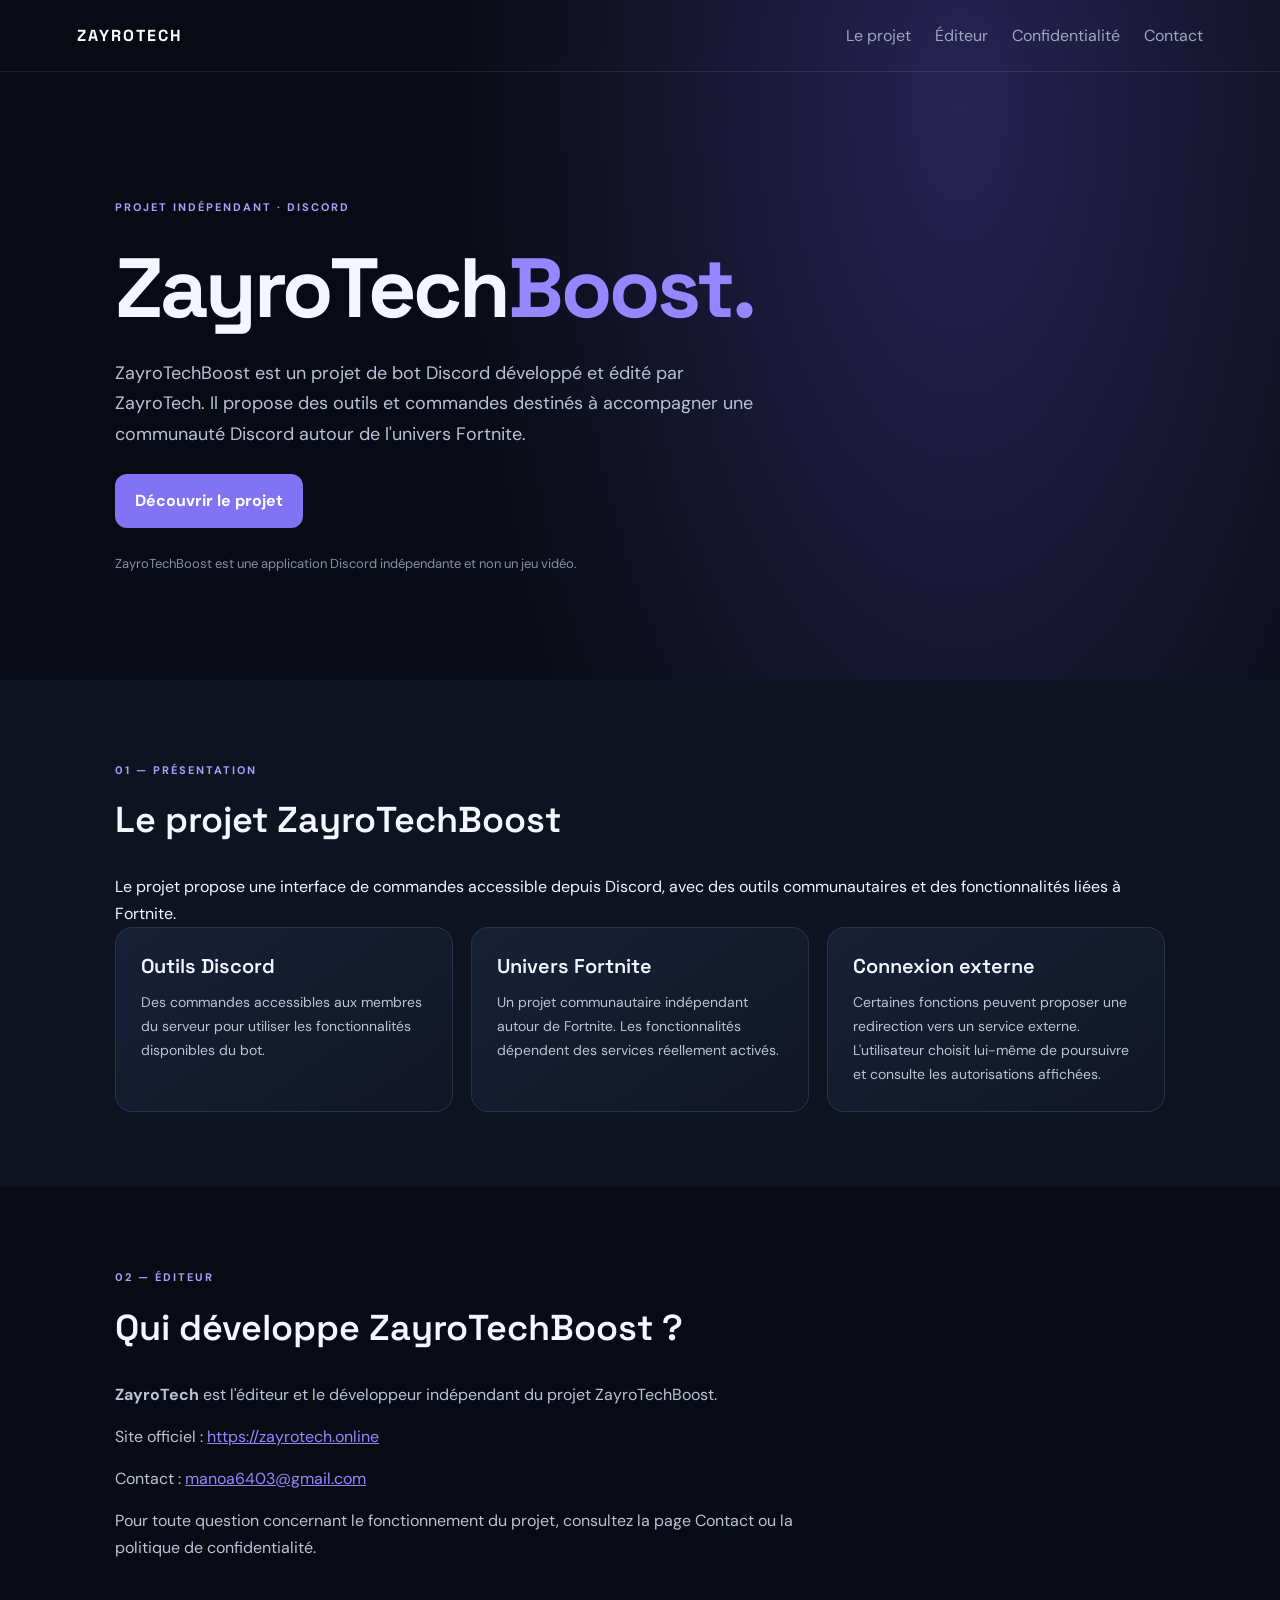
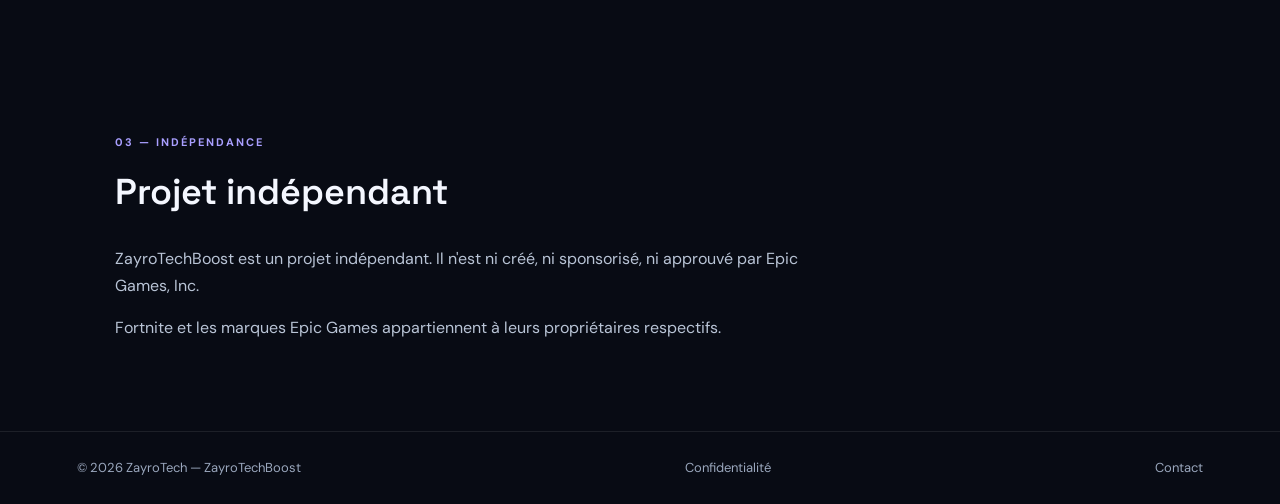
<file: index.html>
<!DOCTYPE html>
<html lang="fr">
<head>
  <meta charset="UTF-8">
  <meta name="viewport" content="width=device-width, initial-scale=1.0">
  <meta name="description" content="Présentation de ZayroTechBoost, un projet de bot Discord développé et édité par ZayroTech.">
  <meta name="author" content="ZayroTech">
  <meta name="robots" content="index, follow">
  <link rel="canonical" href="https://zayrotech.online/">
  <title>ZayroTechBoost — ZayroTech</title>
  <link rel="stylesheet" href="style.css">
</head>
<body>
  <header>
    <a class="brand" href="index.html">ZAYROTECH</a>
    <nav>
      <a href="#service">Le projet</a>
      <a href="#publisher">Éditeur</a>
      <a href="confidentialite.html">Confidentialité</a>
      <a href="contact.html">Contact</a>
    </nav>
  </header>

  <main>
    <section class="hero">
      <span class="tag">PROJET INDÉPENDANT · DISCORD</span>
      <h1>ZayroTech<span>Boost.</span></h1>
      <p>
        ZayroTechBoost est un projet de bot Discord développé et édité
        par ZayroTech. Il propose des outils et commandes destinés
        à accompagner une communauté Discord autour de l'univers Fortnite.
      </p>
      <a class="button" href="#service">Découvrir le projet</a>
      <p class="muted">
        ZayroTechBoost est une application Discord indépendante
        et non un jeu vidéo.
      </p>
    </section>

    <section id="service" class="services">
      <span class="tag">01 — PRÉSENTATION</span>
      <h2>Le projet ZayroTechBoost</h2>
      <p>
        Le projet propose une interface de commandes accessible
        depuis Discord, avec des outils communautaires et des
        fonctionnalités liées à Fortnite.
      </p>

      <div class="cards">
        <article>
          <h3>Outils Discord</h3>
          <p>
            Des commandes accessibles aux membres du serveur
            pour utiliser les fonctionnalités disponibles du bot.
          </p>
        </article>

        <article>
          <h3>Univers Fortnite</h3>
          <p>
            Un projet communautaire indépendant autour de Fortnite.
            Les fonctionnalités dépendent des services réellement activés.
          </p>
        </article>

        <article>
          <h3>Connexion externe</h3>
          <p>
            Certaines fonctions peuvent proposer une redirection
            vers un service externe. L'utilisateur choisit lui-même
            de poursuivre et consulte les autorisations affichées.
          </p>
        </article>
      </div>
    </section>

    <section id="publisher" class="about">
      <span class="tag">02 — ÉDITEUR</span>
      <h2>Qui développe ZayroTechBoost ?</h2>
      <p>
        <strong>ZayroTech</strong> est l'éditeur et le développeur
        indépendant du projet ZayroTechBoost.
      </p>
      <p>
        Site officiel :
        <a href="https://zayrotech.online">https://zayrotech.online</a>
      </p>
      <p>
        Contact :
        <a href="mailto:manoa6403@gmail.com">manoa6403@gmail.com</a>
      </p>
      <p>
        Pour toute question concernant le fonctionnement du projet,
        consultez la page Contact ou la politique de confidentialité.
      </p>
    </section>

    <section class="about">
      <span class="tag">03 — INDÉPENDANCE</span>
      <h2>Projet indépendant</h2>
      <p>
        ZayroTechBoost est un projet indépendant.
        Il n'est ni créé, ni sponsorisé, ni approuvé par Epic Games, Inc.
      </p>
      <p>
        Fortnite et les marques Epic Games appartiennent à leurs
        propriétaires respectifs.
      </p>
    </section>
  </main>

  <footer>
    <span>© 2026 ZayroTech — ZayroTechBoost</span>
    <a href="confidentialite.html">Confidentialité</a>
    <a href="contact.html">Contact</a>
  </footer>
</body>
</html>
</file>
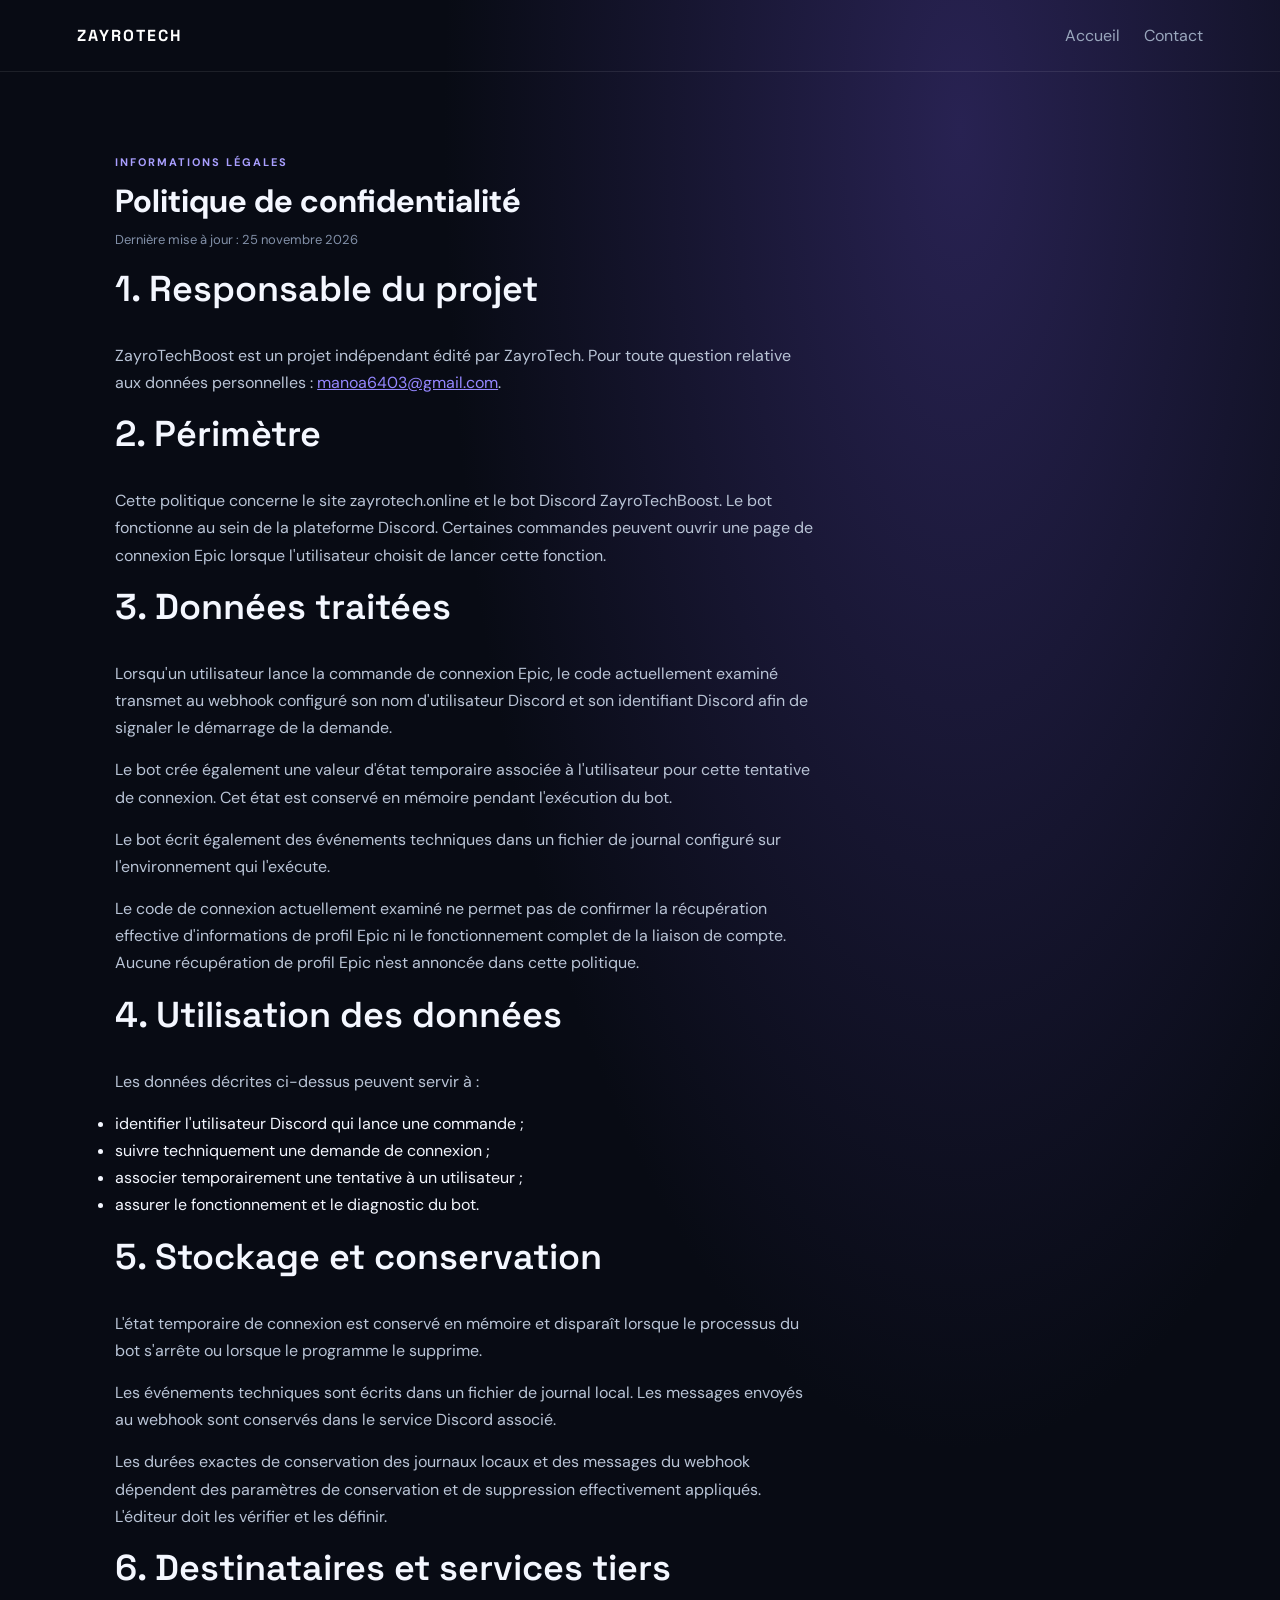
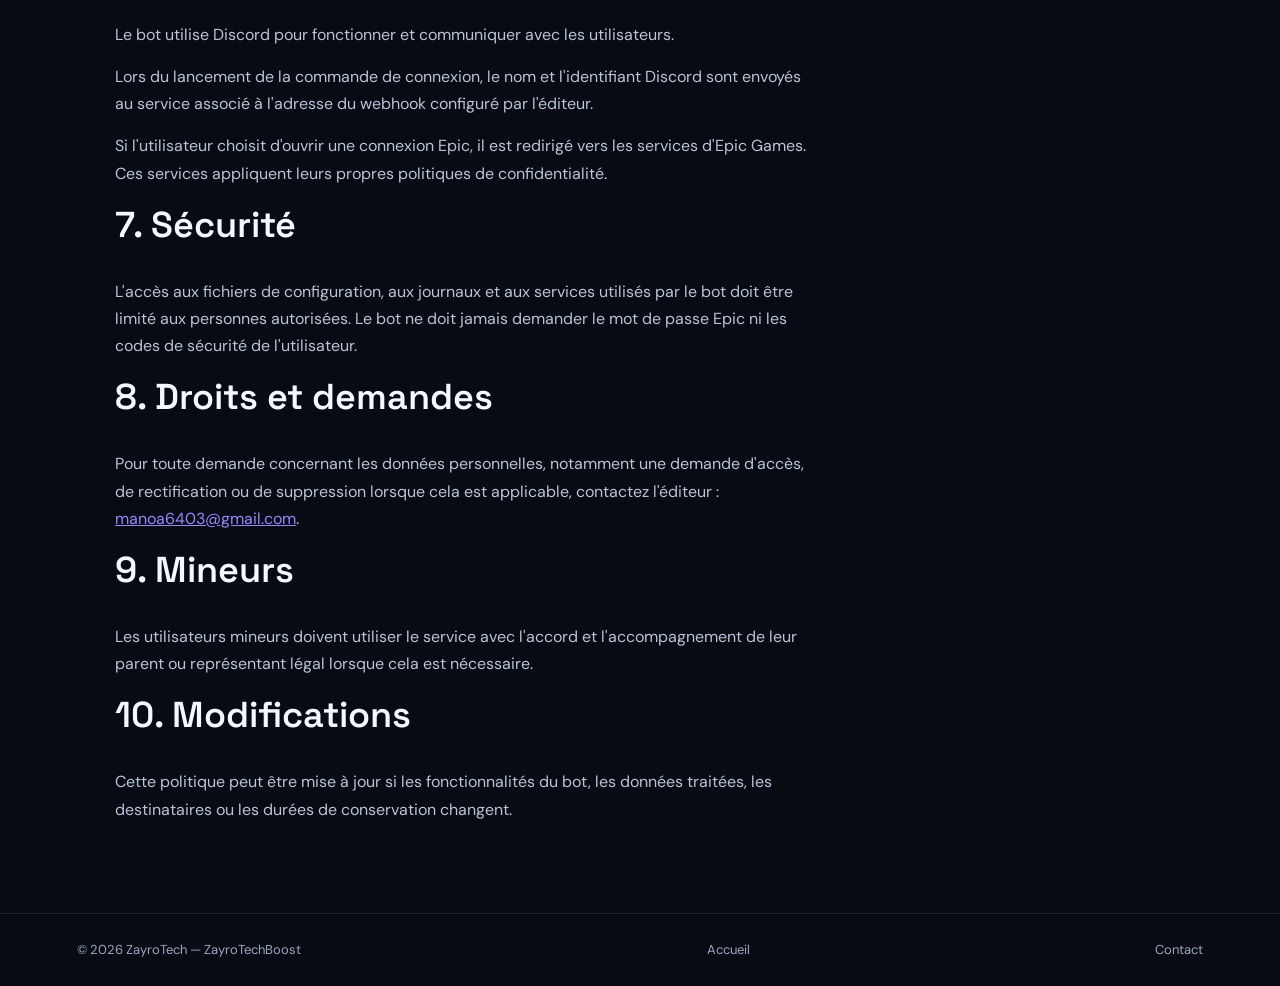
<file: confidentialite.html>
<!DOCTYPE html>
<html lang="fr">
<head>
  <meta charset="UTF-8">
  <meta name="viewport" content="width=device-width, initial-scale=1.0">
  <meta name="description" content="Politique de confidentialité de ZayroTechBoost, projet édité par ZayroTech.">
  <meta name="author" content="ZayroTech">
  <link rel="canonical" href="https://zayrotech.online/confidentialite.html">
  <title>Confidentialité — ZayroTechBoost</title>
  <link rel="stylesheet" href="style.css">
</head>
<body>
  <header>
    <a class="brand" href="index.html">ZAYROTECH</a>
    <nav>
      <a href="index.html">Accueil</a>
      <a href="contact.html">Contact</a>
    </nav>
  </header>

  <main class="about">
    <span class="tag">INFORMATIONS LÉGALES</span>
    <h1>Politique de confidentialité</h1>
    <p class="muted">Dernière mise à jour : 25 novembre 2026</p>

    <h2>1. Responsable du projet</h2>
    <p>
      ZayroTechBoost est un projet indépendant édité par ZayroTech.
      Pour toute question relative aux données personnelles :
      <a href="mailto:manoa6403@gmail.com">manoa6403@gmail.com</a>.
    </p>

    <h2>2. Périmètre</h2>
    <p>
      Cette politique concerne le site zayrotech.online et le bot Discord
      ZayroTechBoost. Le bot fonctionne au sein de la plateforme Discord.
      Certaines commandes peuvent ouvrir une page de connexion Epic
      lorsque l'utilisateur choisit de lancer cette fonction.
    </p>

    <h2>3. Données traitées</h2>
    <p>
      Lorsqu'un utilisateur lance la commande de connexion Epic,
      le code actuellement examiné transmet au webhook configuré
      son nom d'utilisateur Discord et son identifiant Discord
      afin de signaler le démarrage de la demande.
    </p>

    <p>
      Le bot crée également une valeur d'état temporaire associée
      à l'utilisateur pour cette tentative de connexion.
      Cet état est conservé en mémoire pendant l'exécution du bot.
    </p>

    <p>
      Le bot écrit également des événements techniques dans
      un fichier de journal configuré sur l'environnement
      qui l'exécute.
    </p>

    <p>
      Le code de connexion actuellement examiné ne permet pas
      de confirmer la récupération effective d'informations
      de profil Epic ni le fonctionnement complet de la liaison
      de compte. Aucune récupération de profil Epic n'est annoncée
      dans cette politique.
    </p>

    <h2>4. Utilisation des données</h2>
    <p>Les données décrites ci-dessus peuvent servir à :</p>
    <ul>
      <li>identifier l'utilisateur Discord qui lance une commande ;</li>
      <li>suivre techniquement une demande de connexion ;</li>
      <li>associer temporairement une tentative à un utilisateur ;</li>
      <li>assurer le fonctionnement et le diagnostic du bot.</li>
    </ul>

    <h2>5. Stockage et conservation</h2>
    <p>
      L'état temporaire de connexion est conservé en mémoire
      et disparaît lorsque le processus du bot s'arrête
      ou lorsque le programme le supprime.
    </p>
    <p>
      Les événements techniques sont écrits dans un fichier
      de journal local. Les messages envoyés au webhook
      sont conservés dans le service Discord associé.
    </p>
    <p>
      Les durées exactes de conservation des journaux locaux
      et des messages du webhook dépendent des paramètres
      de conservation et de suppression effectivement appliqués.
      L'éditeur doit les vérifier et les définir.
    </p>

    <h2>6. Destinataires et services tiers</h2>
    <p>
      Le bot utilise Discord pour fonctionner et communiquer
      avec les utilisateurs.
    </p>
    <p>
      Lors du lancement de la commande de connexion, le nom
      et l'identifiant Discord sont envoyés au service associé
      à l'adresse du webhook configuré par l'éditeur.
    </p>
    <p>
      Si l'utilisateur choisit d'ouvrir une connexion Epic,
      il est redirigé vers les services d'Epic Games.
      Ces services appliquent leurs propres politiques
      de confidentialité.
    </p>

    <h2>7. Sécurité</h2>
    <p>
      L'accès aux fichiers de configuration, aux journaux
      et aux services utilisés par le bot doit être limité
      aux personnes autorisées.
      Le bot ne doit jamais demander le mot de passe Epic
      ni les codes de sécurité de l'utilisateur.
    </p>

    <h2>8. Droits et demandes</h2>
    <p>
      Pour toute demande concernant les données personnelles,
      notamment une demande d'accès, de rectification ou
      de suppression lorsque cela est applicable,
      contactez l'éditeur :
      <a href="mailto:manoa6403@gmail.com">manoa6403@gmail.com</a>.
    </p>

    <h2>9. Mineurs</h2>
    <p>
      Les utilisateurs mineurs doivent utiliser le service
      avec l'accord et l'accompagnement de leur parent
      ou représentant légal lorsque cela est nécessaire.
    </p>

    <h2>10. Modifications</h2>
    <p>
      Cette politique peut être mise à jour si les fonctionnalités
      du bot, les données traitées, les destinataires ou les
      durées de conservation changent.
    </p>
  </main>

  <footer>
    <span>© 2026 ZayroTech — ZayroTechBoost</span>
    <a href="index.html">Accueil</a>
    <a href="contact.html">Contact</a>
  </footer>
</body>
</html>
</file>
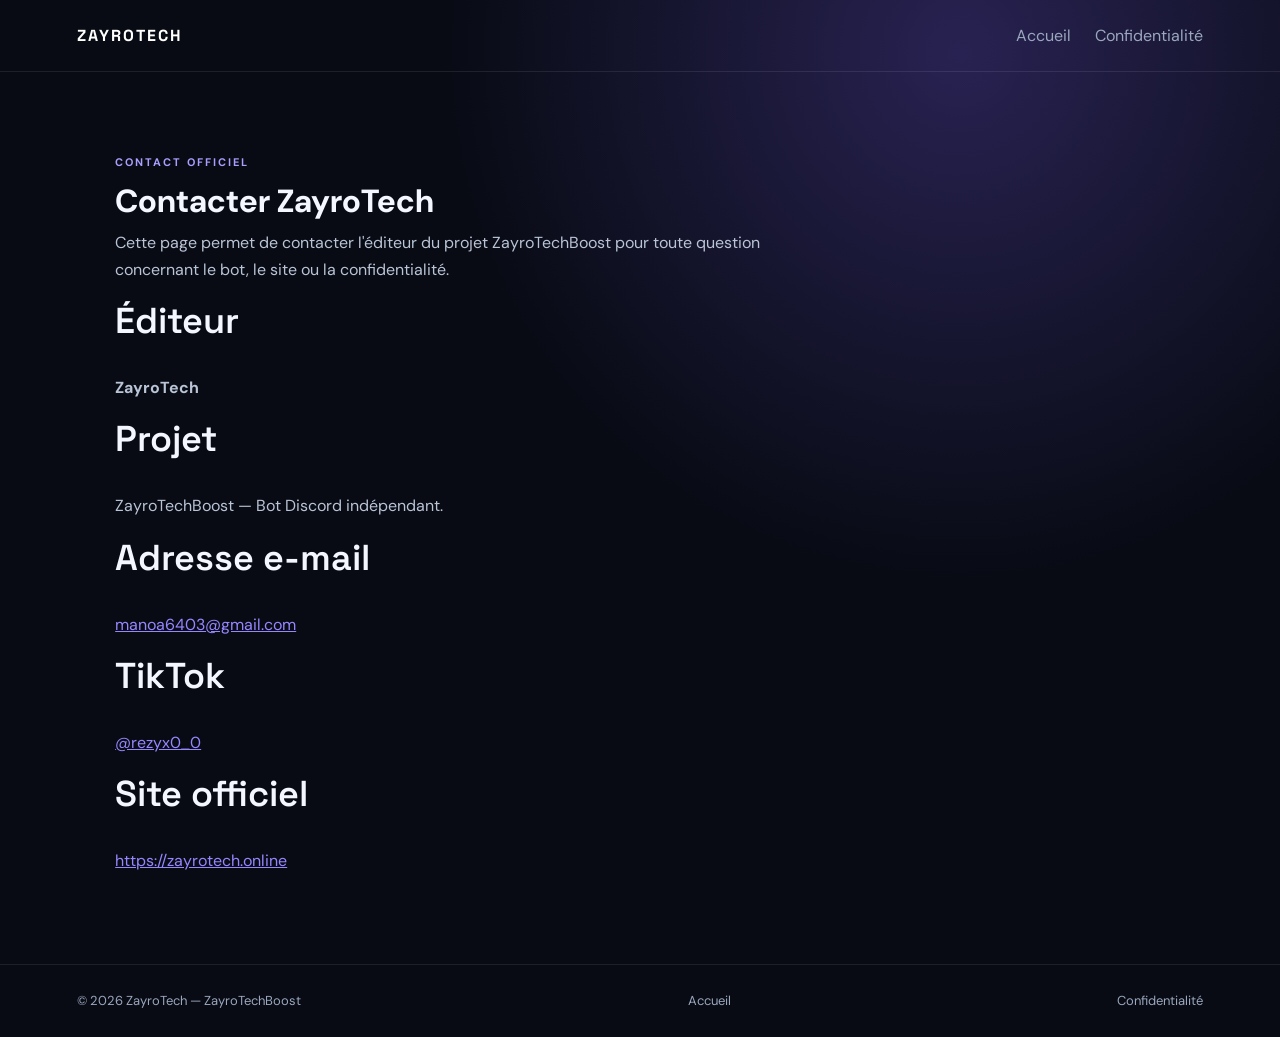
<file: contact.html>
<!DOCTYPE html>
<html lang="fr">
<head>
  <meta charset="UTF-8">
  <meta name="viewport" content="width=device-width, initial-scale=1.0">
  <meta name="description" content="Contacter ZayroTech, éditeur du projet ZayroTechBoost.">
  <meta name="author" content="ZayroTech">
  <link rel="canonical" href="https://zayrotech.online/contact.html">
  <title>Contact — ZayroTechBoost | ZayroTech</title>
  <link rel="stylesheet" href="style.css">
</head>
<body>
  <header>
    <a class="brand" href="index.html">ZAYROTECH</a>
    <nav>
      <a href="index.html">Accueil</a>
      <a href="confidentialite.html">Confidentialité</a>
    </nav>
  </header>

  <main class="about">
    <span class="tag">CONTACT OFFICIEL</span>
    <h1>Contacter ZayroTech</h1>

    <p>
      Cette page permet de contacter l'éditeur du projet
      ZayroTechBoost pour toute question concernant le bot,
      le site ou la confidentialité.
    </p>

    <h2>Éditeur</h2>
    <p><strong>ZayroTech</strong></p>

    <h2>Projet</h2>
    <p>ZayroTechBoost — Bot Discord indépendant.</p>

    <h2>Adresse e-mail</h2>
    <p>
      <a href="mailto:manoa6403@gmail.com">
        manoa6403@gmail.com
      </a>
    </p>

    <h2>TikTok</h2>
    <p>
      <a href="https://www.tiktok.com/@rezyx0_0"
         target="_blank"
         rel="noopener noreferrer">
        @rezyx0_0
      </a>
    </p>

    <h2>Site officiel</h2>
    <p>
      <a href="https://zayrotech.online">
        https://zayrotech.online
      </a>
    </p>
  </main>

  <footer>
    <span>© 2026 ZayroTech — ZayroTechBoost</span>
    <a href="index.html">Accueil</a>
    <a href="confidentialite.html">Confidentialité</a>
  </footer>
</body>
</html>
</file>
<file: style.css>
@import url('https://fonts.googleapis.com/css2?family=DM+Sans:wght@400;500;600;700&family=Space+Grotesk:wght@400;500;600;700&display=swap');

:root {
    --bg: #080b14;
    --panel: #111a2b;
    --text: #f4f7ff;
    --muted: #9aa7bd;
    --accent: #9587ff;
    --line: #28334a;
}

* {
    box-sizing: border-box;
    margin: 0;
    padding: 0;
}

html {
    scroll-behavior: smooth;
}

body {
    background: radial-gradient(
        ellipse at 75% 5%,
        #282252 0,
        transparent 38%
    ), var(--bg);
    color: var(--text);
    font-family: 'DM Sans', sans-serif;
    line-height: 1.7;
}

/* NAVIGATION */

header {
    display: flex;
    justify-content: space-between;
    align-items: center;
    padding: 22px 6vw;
    border-bottom: 1px solid #ffffff16;
}

.brand {
    font-family: 'Space Grotesk', sans-serif;
    font-weight: 700;
    letter-spacing: 2px;
    color: white;
    text-decoration: none;
}

header nav {
    display: flex;
    gap: 24px;
}

header nav a,
footer a {
    color: var(--muted);
    text-decoration: none;
    transition: 0.2s;
}

header nav a:hover,
footer a:hover {
    color: white;
}

/* ACCUEIL */

.hero {
    padding: 120px 9vw 105px;
    max-width: 1100px;
}

.tag {
    color: #a99fff;
    letter-spacing: 2px;
    font-weight: 700;
    font-size: 11px;
}

.hero h1 {
    font: 700 clamp(48px, 8vw, 84px)/1.05 'Space Grotesk';
    letter-spacing: -3px;
    margin: 25px 0;
}

.hero h1 span {
    color: var(--accent);
}

.hero p {
    max-width: 660px;
    color: #b8c3d6;
    font-size: 18px;
}

.button {
    display: inline-block;
    background: #8273f4;
    color: white;
    padding: 13px 20px;
    border-radius: 12px;
    font-weight: 700;
    text-decoration: none;
    margin: 25px 0;
    transition: 0.25s;
}

.button:hover {
    background: #a095ff;
    transform: translateY(-3px);
}

.muted {
    color: #8290a8 !important;
    font-size: 13px !important;
}

/* SERVICES */

.services {
    padding: 75px 9vw;
    background: #0d1321;
}

h2 {
    font: 600 36px 'Space Grotesk';
    margin: 15px 0 30px;
}

.cards {
    display: grid;
    grid-template-columns: repeat(3, 1fr);
    gap: 18px;
}

.cards article {
    padding: 25px;
    border: 1px solid var(--line);
    border-radius: 17px;
    background: linear-gradient(
        145deg,
        #172137,
        #101625
    );
    transition: 0.25s;
}

.cards article:hover {
    transform: translateY(-6px);
    border-color: var(--accent);
}

.cards h3 {
    font: 600 20px 'Space Grotesk';
    margin-bottom: 12px;
}

.cards p {
    color: #b9c4d6;
    font-size: 14px;
}

/* À PROPOS */

.about {
    padding: 75px 9vw;
    max-width: 1050px;
}

.about p {
    color: #b9c4d6;
    max-width: 700px;
    margin-bottom: 15px;
}

.about a {
    color: var(--accent);
}

/* FOOTER */

footer {
    border-top: 1px solid #ffffff16;
    padding: 25px 6vw;
    display: flex;
    justify-content: space-between;
    color: var(--muted);
    font-size: 13px;
}

/* MOBILE */

@media (max-width: 700px) {
    header {
        align-items: flex-start;
        flex-direction: column;
        gap: 15px;
    }

    header nav {
        gap: 16px;
        flex-wrap: wrap;
    }

    .hero {
        padding: 85px 25px;
    }

    .hero h1 {
        letter-spacing: -2px;
    }

    .cards {
        grid-template-columns: 1fr;
    }

    .services,
    .about {
        padding: 60px 25px;
    }

    footer {
        align-items: flex-start;
        flex-direction: column;
        gap: 12px;
    }
}
</file>
